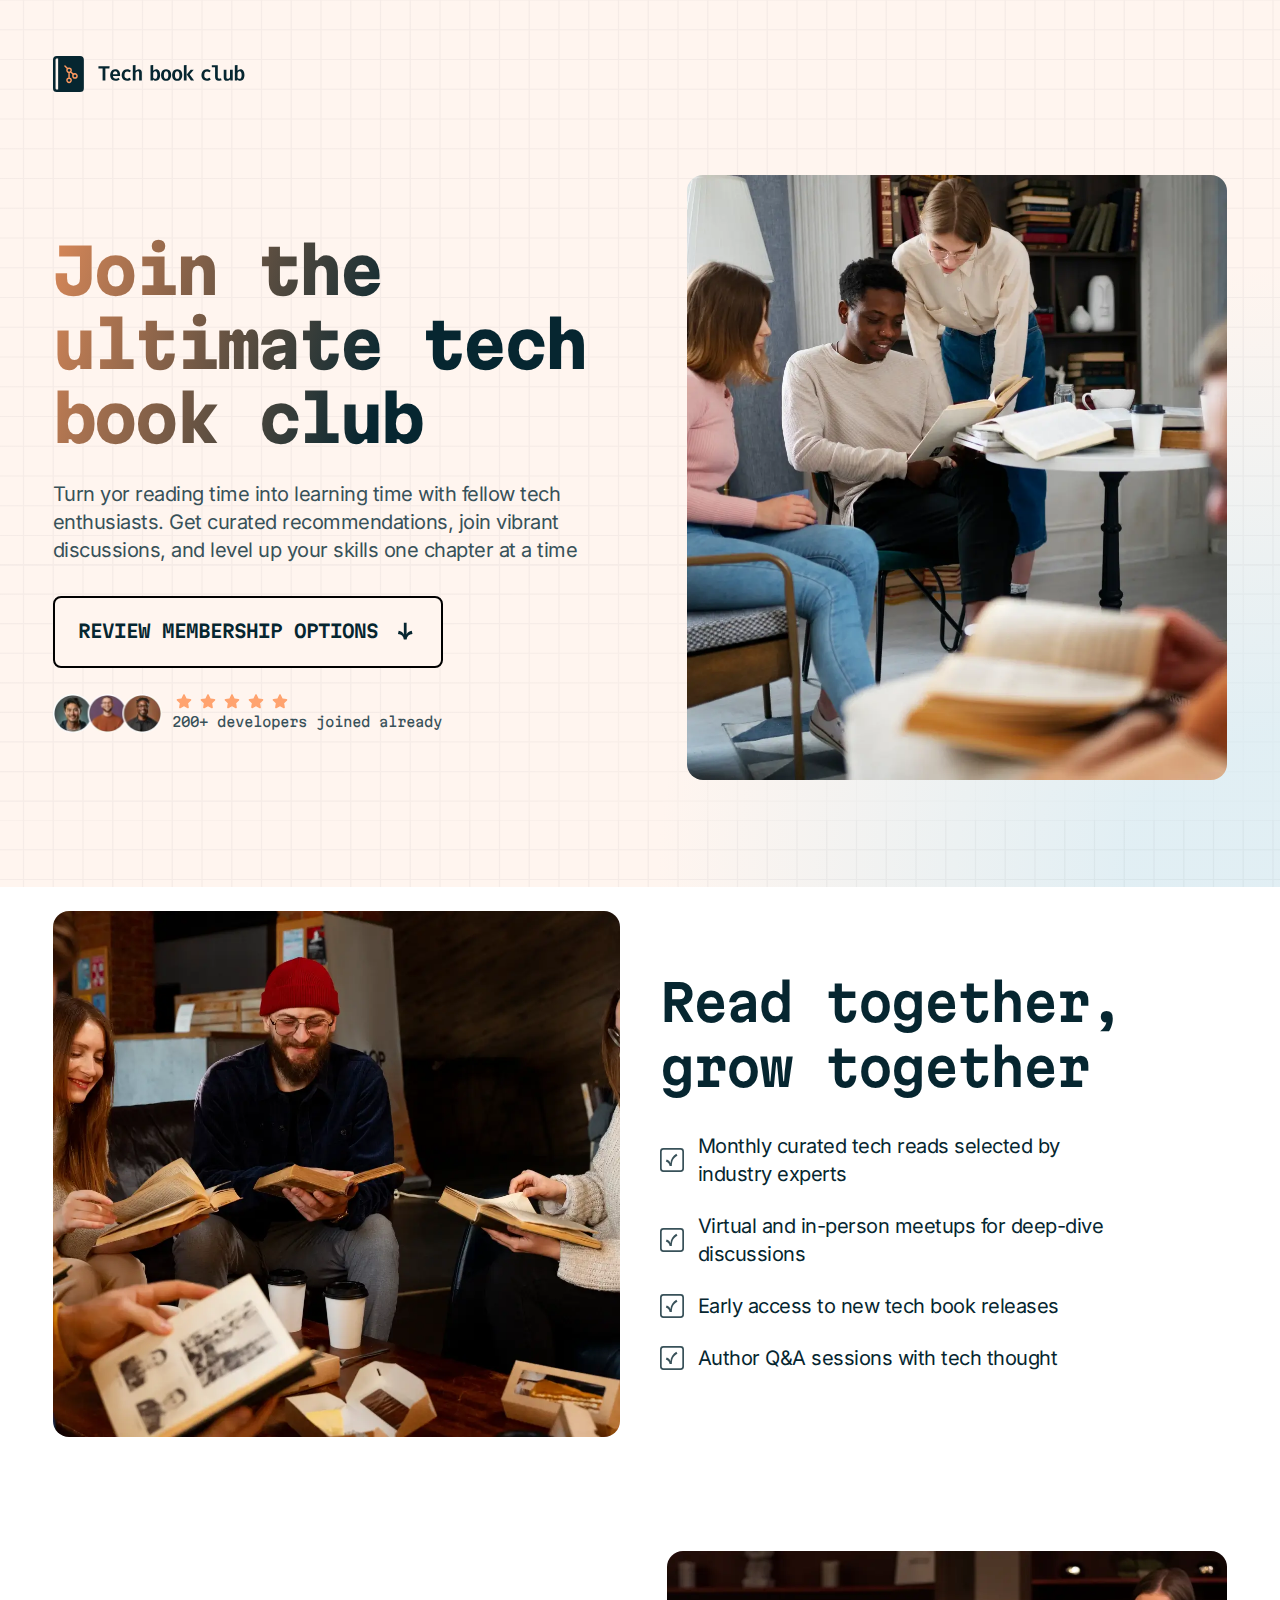
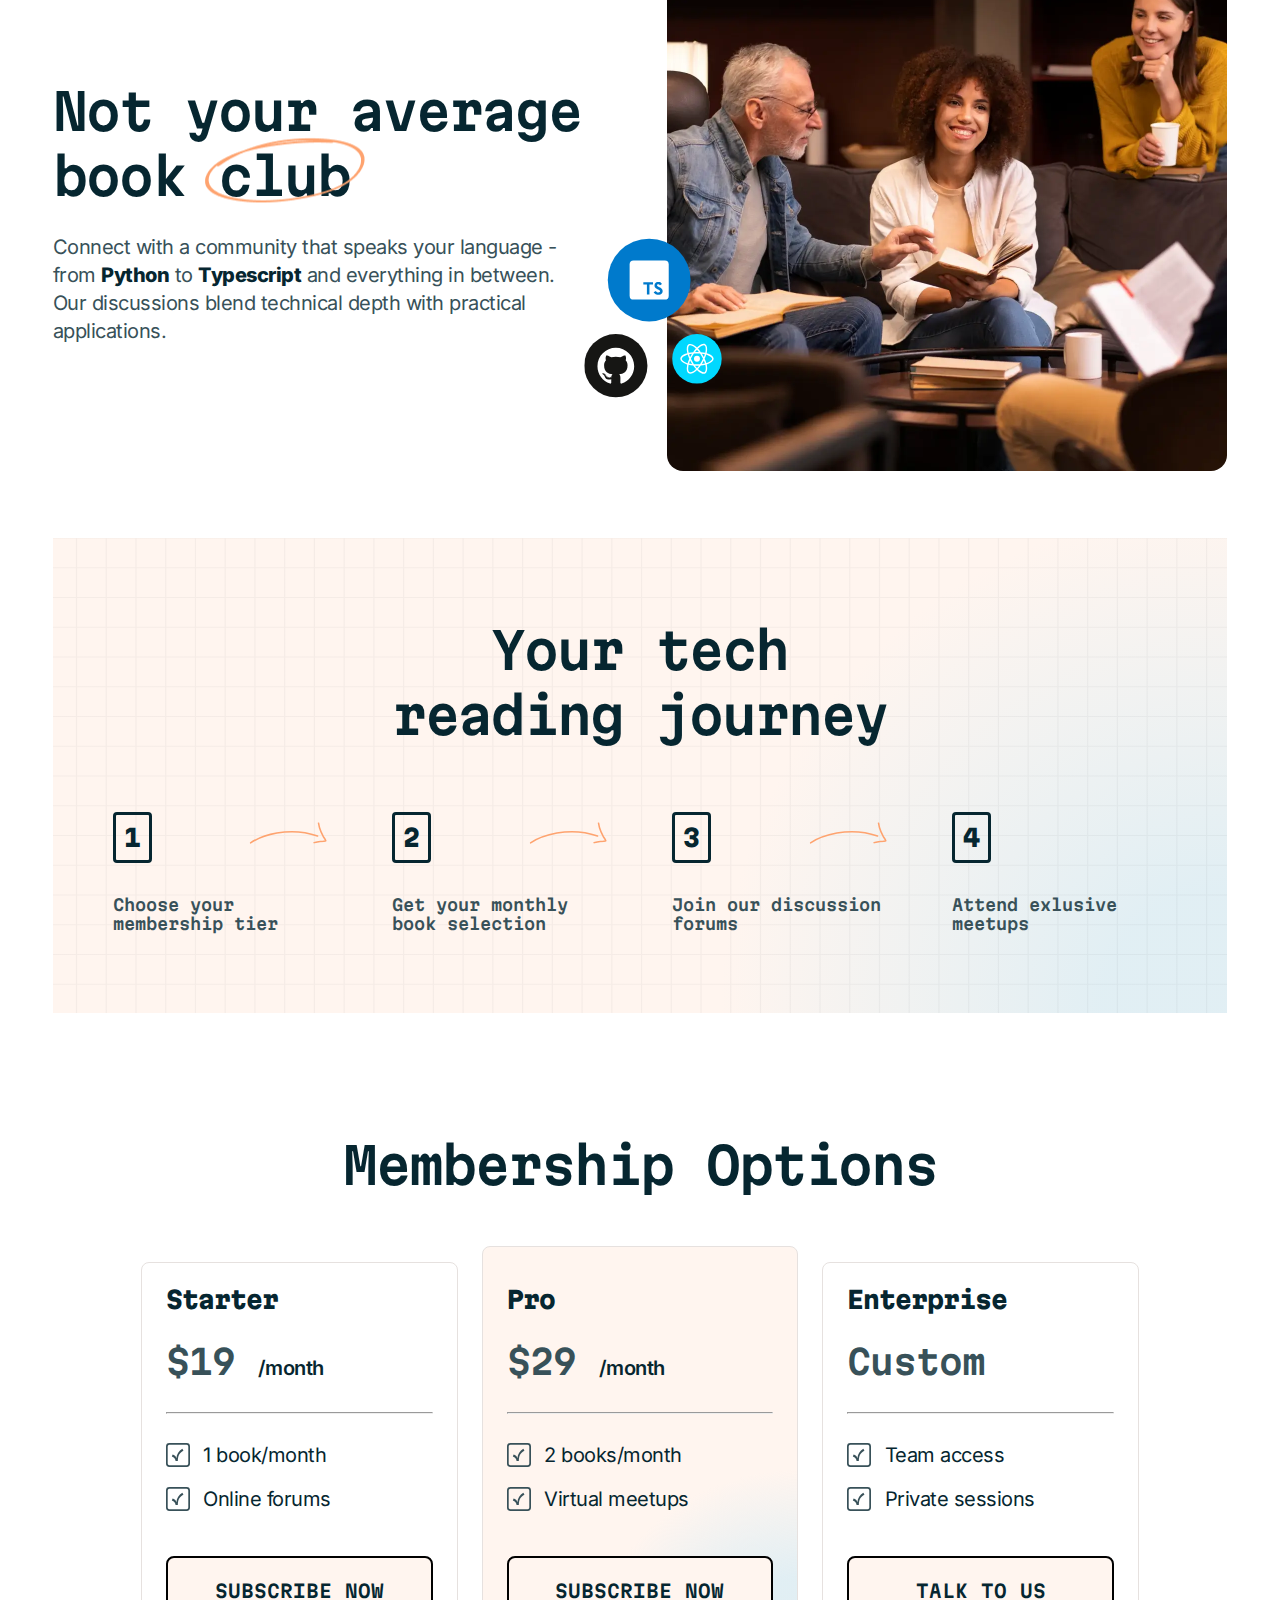
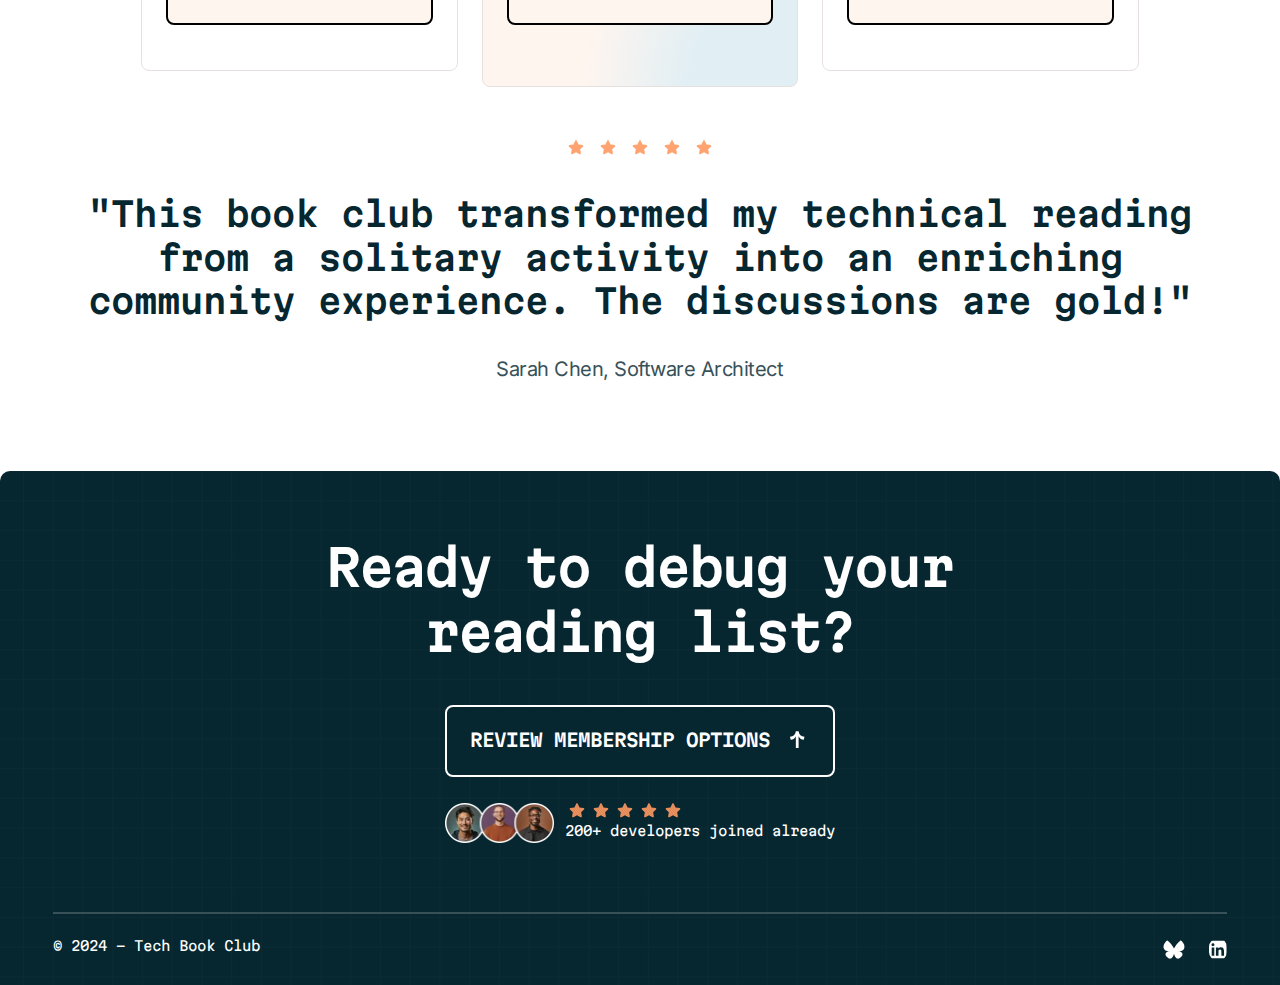
<file: index.html>
<!DOCTYPE html>
<html lang="en">
  <head>
    <meta charset="UTF-8" />
    <meta name="viewport" content="width=device-width, initial-scale=1.0" />

    <link
      rel="icon"
      type="image/png"
      sizes="32x32"
      href="images/favicon-32x32.png"
    />
    <link rel="stylesheet" href="index.css" />

    <title>Frontend Mentor | Tech book club</title>
  </head>
  <body>
    <div class="background-container">
      <div class="wrapper">
        <header>
          <img src="images/logo.svg" alt="" />
        </header>
        <!-- Hero Section -->
        <section id="hero">
          <div class="left">
            <h1 class="text-preset-1 text-gradient">
              Join the ultimate&nbsp;tech book club
            </h1>
            <p class="text-preset-5 hero-text">
              Turn yor reading time into learning time with fellow tech
              enthusiasts. Get curated recommendations, join vibrant
              discussions, and level up your skills one chapter at a time
            </p>
            <button
              onclick="document.getElementById('membership-options').scrollIntoView({ behavior: 'smooth'});"
            >
              <p class="text-preset-6">REVIEW MEMBERSHIP OPTIONS</p>
              <img src="images/icon-arrow-down.svg" alt="" />
            </button>
            <div class="dev-review-container">
              <img
                src="images/image-avatars.webp"
                alt=""
                class="image-avatar"
              />
              <div class="icon-star-container">
                <img src="images/icon-star.svg" alt="" class="icon-star" />
                <img src="images/icon-star.svg" alt="" class="icon-star" />
                <img src="images/icon-star.svg" alt="" class="icon-star" />
                <img src="images/icon-star.svg" alt="" class="icon-star" />
                <img src="images/icon-star.svg" alt="" class="icon-star" />
              </div>

              <p class="text-preset-7">200+ developers joined already</p>
            </div>
          </div>
          <div class="right">
            <picture>
              <source
                media="(max-width: 599px )"
                srcset="images/image-hero-mobile.webp"
              />
              <source
                media="(min-width: 599px ) and (max-width: 1199px)"
                srcset="images/image-hero-tablet.webp"
              />
              <source
                media="(min-width: 1199px )"
                srcset="images/image-hero-desktop.webp"
              />
              <img src="images/image-hero-mobile.webp" alt="" />
            </picture>
          </div>
        </section>
      </div>
    </div>

    <!-- Site Wrapper -->
    <div class="wrapper">
      <!-- Read and Grow Section -->
      <section id="read-grow-together">
        <div class="read-grow-text">
          <h2 class="text-preset-2">Read together,<br />grow together</h2>
          <ul class="custom-tick-list">
            <div class="list-item">
              <img src="images/icon-check.svg" alt="" />
              <li class="text-preset-5">
                Monthly curated tech reads selected by industry experts
              </li>
            </div>
            <div class="list-item">
              <img src="images/icon-check.svg" alt="" />
              <li class="text-preset-5">
                Virtual and in-person meetups for deep-dive discussions
              </li>
            </div>
            <div class="list-item">
              <img src="images/icon-check.svg" alt="" />
              <li class="text-preset-5">
                Early access to new tech book releases
              </li>
            </div>
            <div class="list-item">
              <img src="images/icon-check.svg" alt="" />
              <li class="text-preset-5">
                Author Q&A sessions with tech thought
              </li>
            </div>
          </ul>
        </div>
        <div class="read-grow-img">
          <picture>
            <source
              media="(max-width: 599px )"
              srcset="images/image-read-together-mobile.webp"
            />
            <source
              media="(min-width: 599px ) and (max-width: 1199px)"
              srcset="images/image-read-together-tablet.webp"
            />
            <source
              media="(min-width: 1199px )"
              srcset="images/image-read-together-desktop.webp"
            />
            <img src="images/image-read-together-mobile.webp" alt="" />
          </picture>
        </div>
      </section>

      <!-- Not Average Book Club Section -->
      <section id="not-average-club">
        <div class="book-club-text">
          <h2 class="text-preset-2">
            Not your average book club
            <img id="pattern-circle" src="images/pattern-circle.png" alt="" />
          </h2>
          <p class="text-preset-5">
            Connect with a community that speaks your language - from
            <strong>Python</strong> to <strong>Typescript</strong> and
            everything in between. Our discussions blend technical depth with
            practical applications.
          </p>
        </div>
        <div class="book-club-img">
          <picture>
            <source
              media="(max-width: 599px )"
              srcset="images/image-not-average-mobile.webp"
            />
            <source
              media="(min-width: 599px ) and (max-width: 1199px)"
              srcset="images/image-not-average-tablet.webp"
            />
            <source
              media="(min-width: 1199px )"
              srcset="images/image-not-average-desktop.webp"
            />
            <img src="images/image-not-average-mobile.webp" alt="" />
          </picture>
          <img src="images/logos-tech.svg" class="tech-logos" />
        </div>
      </section>

      <!-- Tech Reading Jorney Section...Only Visible On Desktop -->
      <section id="tech-reading-journey">
        <h2 class="text-preset-2">
          Your tech <br />
          reading journey
        </h2>
        <div class="card-container">
          <div class="card">
            <div class="card-top">
              <h4>1</h4>
              <img src="images/pattern-arrow.svg" alt="" />
            </div>
            <div class="card-bottom">
              <p>Choose your membership tier</p>
            </div>
          </div>

          <div class="card">
            <div class="card-top">
              <h4>2</h4>
              <img src="images/pattern-arrow.svg" alt="" />
            </div>
            <div class="card-bottom">
              <p>Get your monthly book selection</p>
            </div>
          </div>

          <div class="card">
            <div class="card-top">
              <h4>3</h4>
              <img src="images/pattern-arrow.svg" alt="" />
            </div>
            <div class="card-bottom">
              <p>Join our discussion forums</p>
            </div>
          </div>

          <div class="card">
            <div class="card-top">
              <h4>4</h4>
            </div>
            <div class="card-bottom">
              <p>Attend exlusive meetups</p>
            </div>
          </div>
        </div>
      </section>

      <!-- Membership Options Section -->
      <section id="membership-options">
        <h2 class="text-preset-2">Membership Options</h2>
        <div class="membership-card-container">
          <!-- Starter -->

          <div class="membership-card">
            <h4 class="text-preset-4">Starter</h4>
            <p class="text-preset-3">
              $19 <span class="text-preset-5"> /month</span>
            </p>
            <hr class="membership-hr" />
            <ul>
              <div class="list-item">
                <img src="images/icon-check.svg" alt="" />
                <li class="text-preset-5">1 book/month</li>
              </div>
              <div class="list-item">
                <img src="images/icon-check.svg" alt="" />
                <li class="text-preset-5">Online forums</li>
              </div>
            </ul>
            <button class="membership-button">
              <p>SUBSCRIBE NOW</p>
            </button>
          </div>

          <!-- Pro -->

          <div class="membership-card membership-pro-card">
            <h4 class="text-preset-4">Pro</h4>
            <p class="text-preset-3">
              $29 <span class="text-preset-5"> /month</span>
            </p>
            <hr class="membership-hr" />
            <ul>
              <div class="list-item">
                <img src="images/icon-check.svg" alt="" />
                <li class="text-preset-5">2 books/month</li>
              </div>
              <div class="list-item">
                <img src="images/icon-check.svg" alt="" />
                <li class="text-preset-5">Virtual meetups</li>
              </div>
            </ul>
            <button class="membership-button">
              <p>SUBSCRIBE NOW</p>
            </button>
          </div>

          <!-- Enterprise -->

          <div class="membership-card enterprise-card">
            <h4 class="text-preset-4">Enterprise</h4>
            <p class="text-preset-3">Custom</p>
            <hr class="membership-hr" />
            <ul>
              <div class="list-item">
                <img src="images/icon-check.svg" alt="" />
                <li class="text-preset-5">Team access</li>
              </div>
              <div class="list-item">
                <img src="images/icon-check.svg" alt="" />
                <li class="text-preset-5">Private sessions</li>
              </div>
            </ul>
            <button class="membership-button">
              <p>TALK TO US</p>
            </button>
          </div>
        </div>
      </section>

      <!-- User Review Section -->
      <section id="user-review">
        <div class="star-container">
          <img src="images/icon-star.svg" alt="" />
          <img src="images/icon-star.svg" alt="" />
          <img src="images/icon-star.svg" alt="" />
          <img src="images/icon-star.svg" alt="" />
          <img src="images/icon-star.svg" alt="" />
        </div>
        <h3 class="text-preset-3">
          "This book club transformed my technical reading from a solitary
          activity into an enriching community experience. The discussions are
          gold!"
        </h3>
        <p class="text-preset-5">Sarah Chen, Software Architect</p>
      </section>
    </div>

    <!-- Footer -->
    <footer>
      <div class="wrapper">
        <h2 class="text-preset-2">Ready to debug your reading list?</h2>
        <button
          id="button-dark"
          onclick="document.getElementById('membership-options').scrollIntoView({ behavior: 'smooth'});"
        >
          <p class="text-preset-6">REVIEW MEMBERSHIP OPTIONS</p>
          <img src="images/icon-arrow-up.svg" alt="" />
        </button>
        <div class="dev-review-container">
          <img src="images/image-avatars.webp" alt="" class="image-avatar" />
          <div class="icon-star-container">
            <img src="images/icon-star.svg" alt="" class="icon-star" />
            <img src="images/icon-star.svg" alt="" class="icon-star" />
            <img src="images/icon-star.svg" alt="" class="icon-star" />
            <img src="images/icon-star.svg" alt="" class="icon-star" />
            <img src="images/icon-star.svg" alt="" class="icon-star" />
          </div>

          <p class="text-preset-7">200+ developers joined already</p>
        </div>
        <div class="sign-off-container">
          <p class="text-preset-7">&copy; 2024 - Tech Book Club</p>
          <div class="sign-off-container-images">
            <img src="images/logo-bluesky.svg" alt="" />
            <img src="images/logo-linkedin.svg" alt="" />
          </div>
        </div>
      </div>
    </footer>
  </body>
</html>
</file>
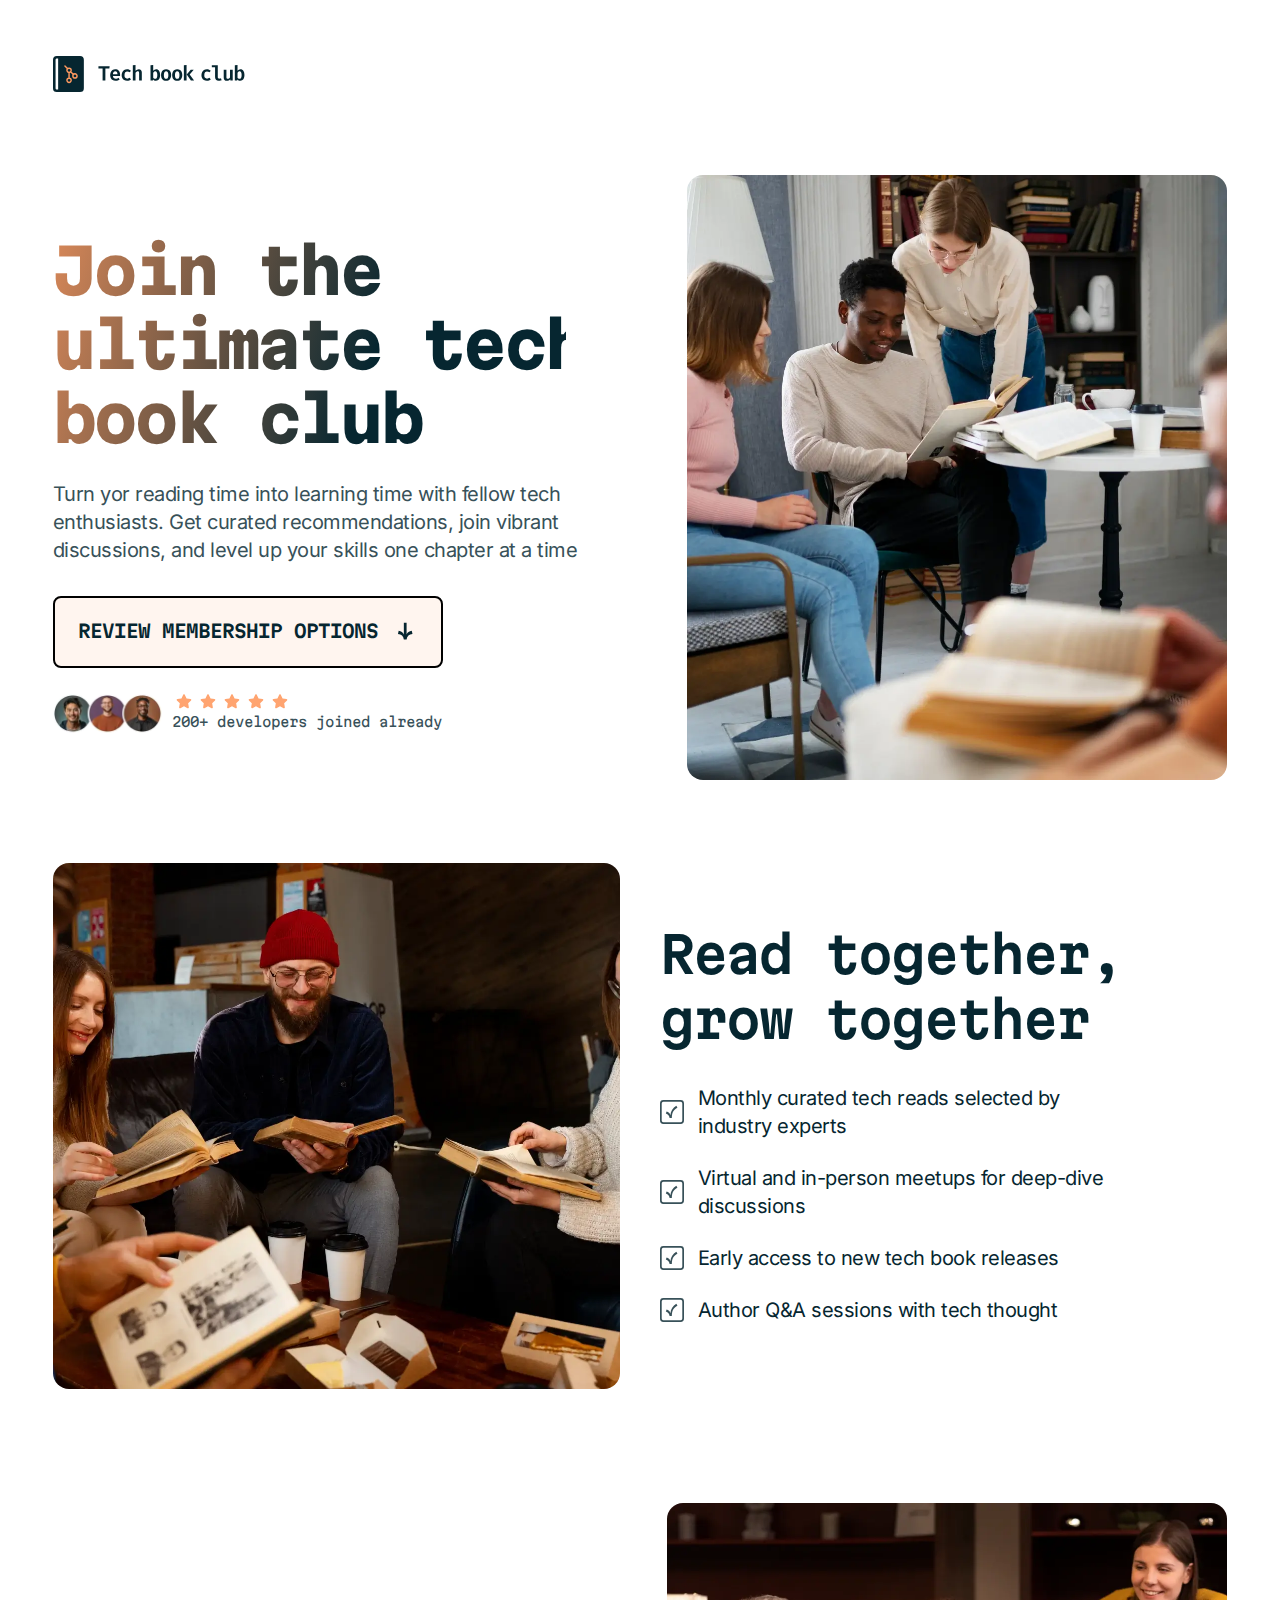
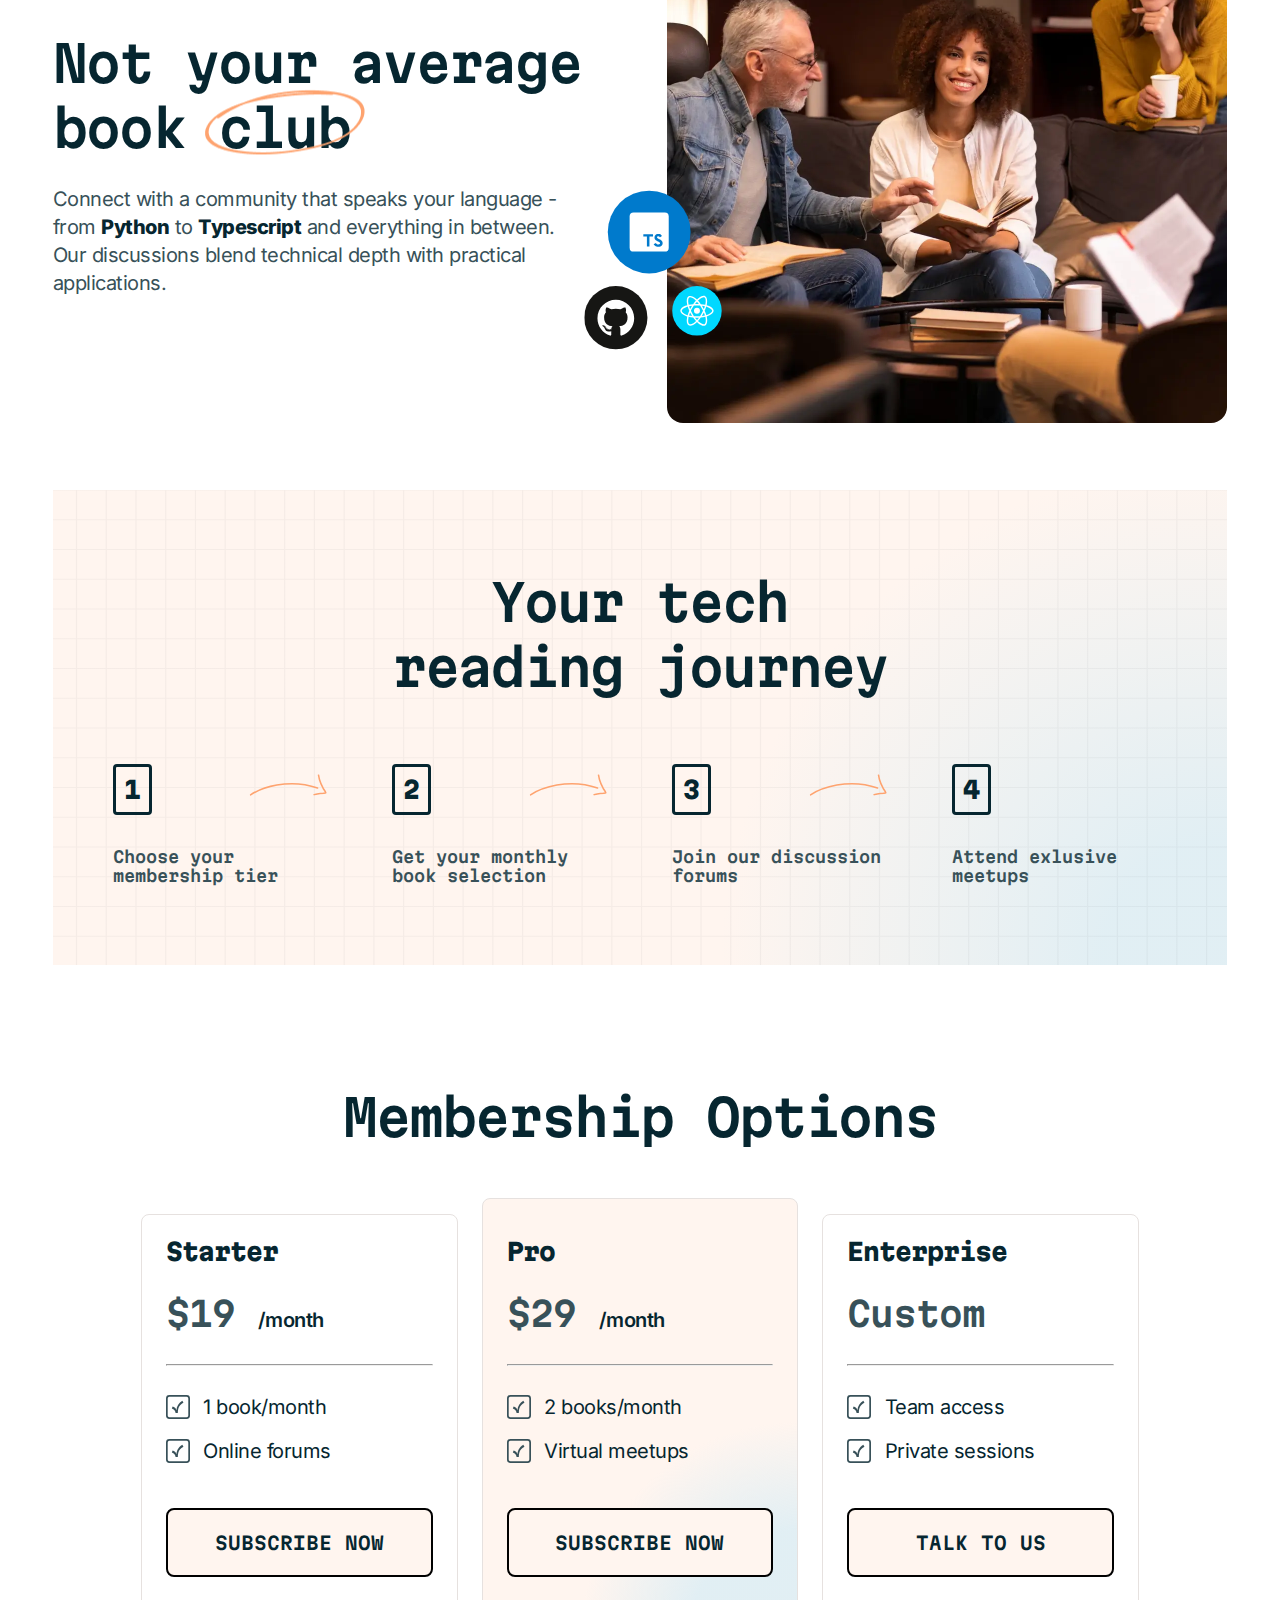
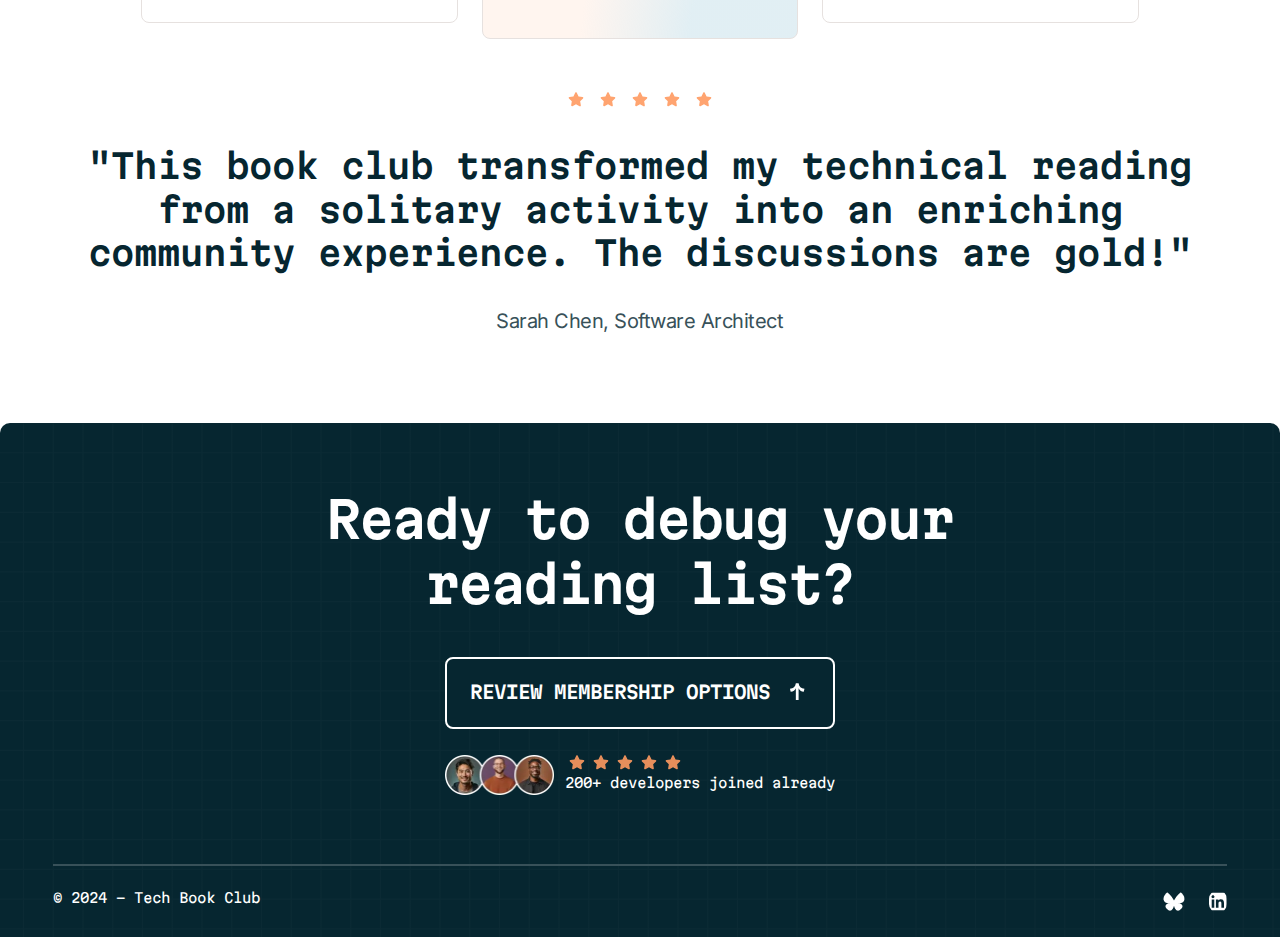
<file: starter-code/index.html>
<!DOCTYPE html>
<html lang="en">
  <head>
    <meta charset="UTF-8" />
    <meta name="viewport" content="width=device-width, initial-scale=1.0" />

    <link
      rel="icon"
      type="image/png"
      sizes="32x32"
      href="./assets/images/favicon-32x32.png"
    />
    <link rel="stylesheet" href="index.css" />

    <title>Frontend Mentor | Tech book club</title>
  </head>
  <body>
    <div class="wrapper">
      <header>
        <img src="./assets/images/logo.svg" alt="" />
      </header>


      <!-- Hero Section -->
      <section id="hero">
        <div class="left">
          <h1 class="text-preset-1 text-gradient">Join the ultimate&nbsp;tech book club</h1>
          <p class="text-preset-5 hero-text">
            Turn yor reading time into learning time with fellow tech
            enthusiasts. Get curated recommendations, join vibrant discussions,
            and level up your skills one chapter at a time
          </p>
          <button
            onclick="document.getElementById('membership-options').scrollIntoView({ behavior: 'smooth'});"
          >
            <p class="text-preset-6">REVIEW MEMBERSHIP OPTIONS</p>
            <img src="./assets/images/icon-arrow-down.svg" alt="" />
          </button>
          <div class="dev-review-container">
            <img
              src="./assets/images/image-avatars.webp"
              alt=""
              class="image-avatar"
            />
            <div class="icon-star-container">
              <img
                src="./assets/images/icon-star.svg"
                alt=""
                class="icon-star"
              />
              <img
                src="./assets/images/icon-star.svg"
                alt=""
                class="icon-star"
              />
              <img
                src="./assets/images/icon-star.svg"
                alt=""
                class="icon-star"
              />
              <img
                src="./assets/images/icon-star.svg"
                alt=""
                class="icon-star"
              />
              <img
                src="./assets/images/icon-star.svg"
                alt=""
                class="icon-star"
              />
            </div>

            <p class="text-preset-7">200+ developers joined already</p>
          </div>
        </div>
        <div class="right">
          <picture>
            <source
              media="(max-width: 599px )"
              srcset="./assets/images/image-hero-mobile.webp"
            />
            <source
              media="(min-width: 599px ) and (max-width: 1199px)"
              srcset="./assets/images/image-hero-tablet.webp"
            />
            <source
              media="(min-width: 1199px )"
              srcset="./assets/images/image-hero-desktop.webp"
            />
            <img src="./assets/images/image-hero-mobile.webp" alt="" />
          </picture>
        </div>
      </section>


      <!-- Read and Grow Section -->
      <section id="read-grow-together">
        <div class="read-grow-text">
          <h2 class="text-preset-2">Read together,<br />grow together</h2>
          <ul class="custom-tick-list">
            <div class="list-item">
              <img src="./assets/images/icon-check.svg" alt="" />
              <li class="text-preset-5">
                Monthly curated tech reads selected by industry experts
              </li>
            </div>
            <div class="list-item">
              <img src="./assets/images/icon-check.svg" alt="" />
              <li class="text-preset-5">
                Virtual and in-person meetups for deep-dive discussions
              </li>
            </div>
            <div class="list-item">
              <img src="./assets/images/icon-check.svg" alt="" />
              <li class="text-preset-5">
                Early access to new tech book releases
              </li>
            </div>
            <div class="list-item">
              <img src="./assets/images/icon-check.svg" alt="" />
              <li class="text-preset-5">
                Author Q&A sessions with tech thought
              </li>
            </div>
          </ul>
        </div>
        <div class="read-grow-img">
          <picture>
            <source
              media="(max-width: 599px )"
              srcset="./assets/images/image-read-together-mobile.webp"
            />
            <source
              media="(min-width: 599px ) and (max-width: 1199px)"
              srcset="./assets/images/image-read-together-tablet.webp"
            />
            <source
              media="(min-width: 1199px )"
              srcset="./assets/images/image-read-together-desktop.webp"
            />
            <img src="./assets/images/image-read-together-mobile.webp" alt="" />
          </picture>
        </div>
      </section>


      <!-- Not Average Book Club Section -->
      <section id="not-average-club">
        <div class="book-club-text">
          <h2 class="text-preset-2">
            Not your average book club
            <img
              id="pattern-circle"
              src="./assets/images/pattern-circle.png"
              alt=""
            />
          </h2>
          <p class="text-preset-5">
            Connect with a community that speaks your language - from
            <strong>Python</strong> to <strong>Typescript</strong> and
            everything in between. Our discussions blend technical depth with
            practical applications.
          </p>
        </div>
        <div class="book-club-img">
          <picture>
            <source
              media="(max-width: 599px )"
              srcset="./assets/images/image-not-average-mobile.webp"
            />
            <source
              media="(min-width: 599px ) and (max-width: 1199px)"
              srcset="./assets/images/image-not-average-tablet.webp"
            />
            <source
              media="(min-width: 1199px )"
              srcset="./assets/images/image-not-average-desktop.webp"
            />
            <img src="./assets/images/image-not-average-mobile.webp" alt="" />
          </picture>
          <img src="./assets/images/logos-tech.svg" class="tech-logos" />
        </div>
      </section>


      <!-- Tech Reading Jorney Section...Only Visible On Desktop -->
      <section id="tech-reading-journey">
        <h2 class="text-preset-2">
          Your tech <br />
          reading journey
        </h2>
        <div class="card-container">
          <div class="card">
            <div class="card-top">
              <h4>1</h4>
              <img src="./assets/images/pattern-arrow.svg" alt="" />
            </div>
            <div class="card-bottom">
              <p>Choose your membership tier</p>
            </div>
          </div>

          <div class="card">
            <div class="card-top">
              <h4>2</h4>
              <img src="./assets/images/pattern-arrow.svg" alt="" />
            </div>
            <div class="card-bottom">
              <p>Get your monthly book selection</p>
            </div>
          </div>

          <div class="card">
            <div class="card-top">
              <h4>3</h4>
              <img src="./assets/images/pattern-arrow.svg" alt="" />
            </div>
            <div class="card-bottom">
              <p>Join our discussion forums</p>
            </div>
          </div>

          <div class="card">
            <div class="card-top">
              <h4>4</h4>
            </div>
            <div class="card-bottom">
              <p>Attend exlusive meetups</p>
            </div>
          </div>
        </div>
      </section>

      <!-- Membership Options Section -->
      <section id="membership-options">
        <h2 class="text-preset-2">Membership Options</h2>
        <div class="membership-card-container">
          <!-- Starter -->

          <div class="membership-card">
            <h4 class="text-preset-4">Starter</h4>
            <p class="text-preset-3">
              $19 <span class="text-preset-5"> /month</span>
            </p>
            <hr class="membership-hr" />
            <ul>
              <div class="list-item">
                <img src="./assets/images/icon-check.svg" alt="" />
                <li class="text-preset-5">1 book/month</li>
              </div>
              <div class="list-item">
                <img src="./assets/images/icon-check.svg" alt="" />
                <li class="text-preset-5">Online forums</li>
              </div>
            </ul>
            <button class="membership-button">
              <p>SUBSCRIBE NOW</p>
            </button>
          </div>

          <!-- Pro -->

          <div class="membership-card membership-pro-card">
            <h4 class="text-preset-4">Pro</h4>
            <p class="text-preset-3">
              $29 <span class="text-preset-5"> /month</span>
            </p>
            <hr class="membership-hr" />
            <ul>
              <div class="list-item">
                <img src="./assets/images/icon-check.svg" alt="" />
                <li class="text-preset-5">2 books/month</li>
              </div>
              <div class="list-item">
                <img src="./assets/images/icon-check.svg" alt="" />
                <li class="text-preset-5">Virtual meetups</li>
              </div>
            </ul>
            <button class="membership-button">
              <p>SUBSCRIBE NOW</p>
            </button>
          </div>

          <!-- Enterprise -->

          <div class="membership-card enterprise-card">
            <h4 class="text-preset-4">Enterprise</h4>
            <p class="text-preset-3">Custom</p>
            <hr class="membership-hr" />
            <ul>
              <div class="list-item">
                <img src="./assets/images/icon-check.svg" alt="" />
                <li class="text-preset-5">Team access</li>
              </div>
              <div class="list-item">
                <img src="./assets/images/icon-check.svg" alt="" />
                <li class="text-preset-5">Private sessions</li>
              </div>
            </ul>
            <button class="membership-button">
              <p>TALK TO US</p>
            </button>
          </div>
        </div>
      </section>

      <!-- User Review Section -->
      <section id="user-review">
        <div class="star-container">
          <img src="./assets/images/icon-star.svg" alt="" />
          <img src="./assets/images/icon-star.svg" alt="" />
          <img src="./assets/images/icon-star.svg" alt="" />
          <img src="./assets/images/icon-star.svg" alt="" />
          <img src="./assets/images/icon-star.svg" alt="" />
        </div>
        <h3 class="text-preset-3">
          "This book club transformed my technical reading from a solitary
          activity into an enriching community experience. The discussions are
          gold!"
        </h3>
        <p class="text-preset-5">Sarah Chen, Software Architect</p>
      </section>
    </div>

    <!-- Footer -->
    <footer>
      <div class="wrapper">
        <h2 class="text-preset-2">Ready to debug your reading list?</h2>
        <button id="button-dark"
          onclick="document.getElementById('membership-options').scrollIntoView({ behavior: 'smooth'});"
        >
          <p class="text-preset-6">REVIEW MEMBERSHIP OPTIONS</p>
          <img src="./assets/images/icon-arrow-up.svg" alt="" />
        </button>
        <div class="dev-review-container">
          <img
            src="./assets/images/image-avatars.webp"
            alt=""
            class="image-avatar"
          />
          <div class="icon-star-container">
            <img src="./assets/images/icon-star.svg" alt="" class="icon-star" />
            <img src="./assets/images/icon-star.svg" alt="" class="icon-star" />
            <img src="./assets/images/icon-star.svg" alt="" class="icon-star" />
            <img src="./assets/images/icon-star.svg" alt="" class="icon-star" />
            <img src="./assets/images/icon-star.svg" alt="" class="icon-star" />
          </div>

          <p class="text-preset-7">200+ developers joined already</p>
        </div>
        <div class="sign-off-container">
          <p class="text-preset-7">&copy; 2024 - Tech Book Club</p>
          <div class="sign-off-container-images">
            <img src="./assets/images/logo-bluesky.svg" alt="" />
            <img src="./assets/images/logo-linkedin.svg" alt="" />
          </div>
        </div>
      </div>
    </footer>
  </body>
</html>
</file>
<file: index.css>
/* martian-mono-regular - latin */
@font-face {
    font-display: swap; /* Check https://developer.mozilla.org/en-US/docs/Web/CSS/@font-face/font-display for other options. */
    font-family: 'Martian Mono';
    font-style: normal;
    font-weight: 400;
    src: url('fonts/martian-mono/static/martian-mono-v3-latin-regular.woff2') format('woff2'); /* Chrome 36+, Opera 23+, Firefox 39+, Safari 12+, iOS 10+ */
  }
  
  /* martian-mono-600 - latin */
  @font-face {
    font-display: swap; /* Check https://developer.mozilla.org/en-US/docs/Web/CSS/@font-face/font-display for other options. */
    font-family: 'Martian Mono';
    font-style: normal;
    font-weight: 600;
    src: url('fonts/martian-mono/static/martian-mono-v3-latin-600.woff2') format('woff2'); /* Chrome 36+, Opera 23+, Firefox 39+, Safari 12+, iOS 10+ */
  }
  
  /* martian-mono-800 - latin */
  @font-face {
    font-display: swap; /* Check https://developer.mozilla.org/en-US/docs/Web/CSS/@font-face/font-display for other options. */
    font-family: 'Martian Mono';
    font-style: normal;
    font-weight: 800;
    src: url('fonts/martian-mono/static/martian-mono-v3-latin-800.woff2') format('woff2'); /* Chrome 36+, Opera 23+, Firefox 39+, Safari 12+, iOS 10+ */
  }
  
  /* inter-regular - latin */
@font-face {
    font-display: swap; /* Check https://developer.mozilla.org/en-US/docs/Web/CSS/@font-face/font-display for other options. */
    font-family: 'Inter';
    font-style: normal;
    font-weight: 400;
    src: url('fonts/inter/static/inter-v18-latin-regular.woff2') format('woff2'); /* Chrome 36+, Opera 23+, Firefox 39+, Safari 12+, iOS 10+ */
  }
  
  /* inter-600 - latin */
  @font-face {
    font-display: swap; /* Check https://developer.mozilla.org/en-US/docs/Web/CSS/@font-face/font-display for other options. */
    font-family: 'Inter';
    font-style: normal;
    font-weight: 600;
    src: url('fonts/inter/static/inter-v18-latin-600.woff2') format('woff2'); /* Chrome 36+, Opera 23+, Firefox 39+, Safari 12+, iOS 10+ */
  }
  
  /* inter-800 - latin */
  @font-face {
    font-display: swap; /* Check https://developer.mozilla.org/en-US/docs/Web/CSS/@font-face/font-display for other options. */
    font-family: 'Inter';
    font-style: normal;
    font-weight: 800;
    src: url('fonts/inter/static/inter-v18-latin-800.woff2') format('woff2'); /* Chrome 36+, Opera 23+, Firefox 39+, Safari 12+, iOS 10+ */
  }
  


:root{
    /* Custom Colours */
    --clr--Neutral900: #062630;
    --clr--Neutral700: #385159;
    --clr--Neutral200: #E6E1DF;
    --clr--Neutral100: #FAF5F3;
    --clr--Neutral0: #ffffff;
    --clr--LightSalmon500: #FEA36F;
    --clr--LightSalmon100: rgb(255,226,209);
    --clr--LightSalmon50: rgb(255,245,239);
    --clr--TextGradient: linear-gradient(107deg, #FF9A60 -11.37%, #062630 61.84%);
    --clr--Gradient: linear-gradient(90deg, #FFE2D1 0%, #FFF5EF 100%);
    

    /* Font sizes */
    --fs-1: clamp(2.375rem, 1.0945rem + 5.8537vw, 3.875rem);
    --fs-2: clamp(2.125rem, 1.2713rem + 3.9024vw, 3.125rem);
    --fs-3: 2.125rem;
    --fs-4: 1.5rem;
    --fs-5: 1.25rem;
    --fs-6: 1rem;
    --fs-7: 0.85rem;

    /* Line Heights */
    --line-height-110: 1.1;
    --line-height-120: 1.2;
    --line-height-130: 1.3;
    --line-height-140: 1.4;

    /* Letter Spacing */
    --letter-spacing-05: -0.5px;
    --letter-spacing-1: -1px;
    --letter-spacing-2: -2px;
}

/* Typography */
.text-preset-1{
    font-size: var(--fs-1);
    line-height: var(--line-height-120);
    letter-spacing: var(--letter-spacing-2);
    font-weight: 800;
}
.text-preset-2{
    font-size: var(--fs-2);
    line-height: var(--line-height-130);
    letter-spacing: var(--letter-spacing-2);
    font-weight: 600;
}
.text-preset-3{
    font-size: var(--fs-3);
    line-height: var(--line-height-130);
    letter-spacing: var(--letter-spacing-1);
    font-weight: 600;
}
.text-preset-4{
    font-size: var(--fs-4);
    line-height: var(--line-height-110);
    letter-spacing: var(--letter-spacing-1);
}
.text-preset-5{
    font-family: 'Inter';
    font-size: var(--fs-5);
    line-height: var(--line-height-140);
    letter-spacing: var(--letter-spacing-05);
}
.text-preset-6{
    font-size: var(--fs-6);
    line-height: var(--line-height-130);
    letter-spacing: var(--letter-spacing-1);
}
.text-preset-7{
    font-size: var(--fs-7);
    line-height: var(--line-height-120);
    letter-spacing: var(--letter-spacing-1);
}
.text-gradient{
    background: var(--clr--TextGradient);
    -webkit-background-clip: text;
    -webkit-text-fill-color: transparent;
    background-clip: text;
}

*{
    padding: 0;
    margin: 0;
    box-sizing: border-box;
    color: var(--clr--Neutral900)
}

body{
    font-family: 'Martian Mono';
}

p{
    color: var(--clr--Neutral700);
}
img{
    border-radius: 1rem;
}

.wrapper{
    padding: 1.5rem 1rem;
    margin-inline: auto;
    max-width: 73.4rem;
   
}

header{
    margin-bottom: 3rem;
}
header img{
    border-radius: 0;
}
.background-container{
    background-image: url('images/pattern-light-bg.svg'),
        radial-gradient(
            circle at bottom right,
            rgba(156, 201, 218, 0.3) 10% ,
            var(--clr--LightSalmon50,) 40%
        );
}
#hero h1{
    margin-bottom: 1.5rem;
}
.hero-text{
    margin-bottom: 2rem;
}
button{
    display: flex;
    align-items: center;
    gap: 1rem;
    width: 100%;
    padding: 21.5px 23px;
    margin-bottom: 1.3rem;
    border-radius: 0.5rem;
    border: 2px solid black;
    font-weight: 600;
    font-family: inherit;
    background-color: var(--clr--LightSalmon50);
    cursor: pointer;
}
button p{
    color: var(--clr--Neutral900);
   white-space: nowrap;
}
button img{
    width: 1.5rem;
}
button:hover{
    background: radial-gradient(
    circle at bottom right,
    white 10% ,
    var(--clr--LightSalmon100) 40%);

}
li{
    list-style: none;
}
.dev-review-container{
    display: grid;
    grid-template-columns: auto;
    column-gap: .65rem;
    grid-template-rows: 1fr 1fr;
    margin-bottom: 4rem;
}
.image-avatar{
    grid-column: 1;
    grid-row: span 2;
    width: 6.8rem;
    align-self: center;
}
.icon-star-container{
    display: flex;
    grid-column: 2;
}
.icon-star{
    width: 1.5rem;
}
.dev-review-container p{
    grid-column: 2;
}
.right img{
    width: 100%;
    margin-bottom: 5rem;
}

#read-grow-together{
    display: flex;
    flex-direction: column;
    gap: 2.5rem;
    margin-bottom: 4rem;
}
.read-grow-img img{
    width: 100%;
}

.read-grow-text h2{
    margin-bottom: 1.5rem;
    font-weight: 600;
}
.custom-tick-list{
    display: flex;
    flex-direction: column;
    gap: 1rem;
    color: var(--clr--Neutral700);
    
}
.list-item{
    display: flex;
    gap: 0.85rem;
}
.list-item img{
    height: 1.5rem;
    align-self: center;
    border-radius: 0 !important;
}
.list-item li{
    align-self: center;
}

#not-average-club{
    display: flex;
    flex-direction: column;
    gap: 2.5rem;
    margin-bottom: 4rem;
    
}

.book-club-text{
    h2{
        color: var(--clr--Neutral900);
        margin-bottom: 1.5rem;
        position: relative;
    }
    #pattern-circle{
        position: absolute;
        width: 7.5rem;
        left: 0%;
        transform: translate(-10%,-10%);
        
    }
}

.book-club-img img{
    max-width: 100%;
}
.tech-logos{
    display: none;
}
#tech-reading-journey{
    display: none;
}

#membership-options{
    margin-bottom: 4rem;
    h2{
        text-align: left;
        margin-bottom: 1.5rem;
    }
}
.membership-card-container{
    display: flex;
    flex-direction: column;
    gap: 1.5rem;
}
.membership-card{
    padding: 1.5rem;
    display: flex;
    flex-direction: column;
    gap: 1.7rem;
    border: 1px  solid var(--clr--Neutral200);
    border-radius: 0.5rem;
}
hr{
    width: 100%;
}
.membership-button{
    width: 100%;
}
.membership-button p{
   margin-inline: auto;
}
.membership-pro-card{
    background: radial-gradient(
    circle at bottom right,
    rgba(156, 201, 218, 0.3) 20% ,
    var(--clr--LightSalmon50,) 40%);

}
#membership-options .list-item{
    margin-bottom: 1rem;
}
.membership-hr{
    color: var(--clr--Neutral200);
}

#user-review{
    display: flex;
    flex-direction: column;
    gap: 2rem;
    margin-bottom: 4rem;

    h3{
        font-size: 1.5rem;
    }
}
.star-container{
    display: flex;
    gap: 0.5rem;
}
footer{
    padding-top: 2.5rem;
    background-color: var(--clr--Neutral900);
    width: 100%;
    background-image: url('images/pattern-dark-bg.svg');
    border-radius: 10px 10px 0 0;

    button{
        background-color: var(--clr--Neutral900);
        border-color: white;
        margin-inline: auto;
    }    
    h2{
        text-align: center;
        margin-bottom: 2.5rem;
        margin-inline: auto;
    }
    h2,p{
        color: white;
    }
    .dev-review-container{
        margin-bottom: 4rem;
        margin-inline: auto;
    }
    .sign-off-container{
       display: flex;
       flex-direction: column;
       gap: 1.5rem;
       text-align: center;
       border-top: 2px solid var(--clr--Neutral700);
       padding-top: 1.5rem;
    }
   
}
#button-dark:hover{
    background: radial-gradient(
        circle at bottom right,
        var(--clr--Neutral900) 30% ,
        var(--clr--Neutral700) 70%);
}


@media (min-width: 599px){
    .wrapper{
        margin-inline:  auto;
        padding-inline: 2rem;
    }
   header{
         margin-bottom: 4rem;
   }
   
   #hero h1{
    max-width: 90%;
   }
   
   button{
    width: max-content;
   }
   button p{
    font-size: 1.125rem !important;
   }
   
   .dev-review-container{
    width: fit-content;
   }
   .right img{
    width: 100%;
   }
   .read-grow-img img{
    width: 100%;
}

.book-club-text{
    h2{
        max-width: 18ch;
        position: relative;
    }
     #pattern-circle{
        position: absolute;
        width: 10rem;
        left: 0%;
        transform: translate(95%,-10%);
        
    }
}
.book-club-img{
    position: relative;
}
.tech-logos{
    display: block;
    position: absolute;
    bottom: 0;
    right: 0;
    transform: translate(-3rem,-3rem);
    
}
.membership-card-container{
    flex-direction: row;
    flex-wrap: wrap;
}
.membership-card{
    flex: 1 1;
    max-width: 48%;
}


#user-review{
    h3{
        font-size: 2.1rem;
    }
}

footer{
    .sign-off-container{
        display: flex;
        flex-direction: row;
        justify-content: space-between;
    }
    .sign-off-container-images{
        display: flex;
        gap: 1.5rem
    }
}
}



@media (min-width: 1199px){
    .wrapper{
       padding-inline: 0;
    }
    header{
        margin-top: 2rem;
        margin-bottom: 5rem;
    }
    #hero{
        display: flex;
        gap: 2rem;
    }
   
    
    #hero .left{
        padding-top: 3.6rem;
    }
    
    .right img{
        width: 33.75rem;
        height: 37.8rem;
       
       
    }
    #read-grow-together{
        flex-direction: row-reverse;
        height: 32.5rem;
        width: 100%;
        margin-bottom: 7.5rem;
    }
    .read-grow-img{
        width: 50%;
    }
    .read-grow-img img{
        width: 100%;
    }
    .read-grow-text{
        width: 50%;
        margin-block: auto;
    }
    .read-grow-text h2{
        margin-bottom: 2rem;
    }
    .custom-tick-list{
        gap: 1.5rem;
        margin-right: 6.25rem;
    }
    #not-average-club{
        flex-direction: row;
        justify-content: space-between;
        
    }
    .book-club-text{
        width: 50%;
        max-width: 33.1rem;
        display: flex;
        flex-direction: column;
        justify-content: center;
    }
    
    .book-club-img{
        position: relative;
    }
    .book-club-img img{
        height: 32.5rem;
        
    }
    .tech-logos {
        width: 138px;
        position: absolute;
        left: 0;
        transform: translate(-60%,20%);
    }
    #tech-reading-journey{
        padding: 5rem 3.75rem;
        display: flex;
        flex-direction: column;
        gap: 4rem;
        margin-bottom: 7.5rem;
        background-image: url('images/pattern-light-bg.svg'),
        radial-gradient(
            circle at bottom right,
            rgba(156, 201, 218, 0.3) 10% ,
            var(--clr--LightSalmon50,) 40%
        );
    
        h2{
            text-align: center;
            margin-inline: auto;
            color: #062630;
            font-weight: 600;
        }

    }
    
    .card-container{
        display: flex;  
        gap: 4rem; 
    }
    .card{
        width: 225px;
        font-weight: 600;
    }
    .card-top{
        display: flex;
        justify-content: space-between;
        margin-bottom: 2rem;
    }
    .card-top h4{
        display: flex;
        border: 3px solid var(--clr--Neutral900);
        padding: 0.5rem;
        font-size: 1.5rem;
        border-radius: 4px;
        
    }
    #membership-options{
        max-width: 85%;
        margin-inline: auto;

        h2{
            text-align: center;
            margin-bottom: 4rem;
        }
        .membership-card-container{
            gap: 4.5rem;
        }
        .membership-card:nth-child(2){
            margin-block: -1rem;
            margin-inline: -3rem;
            h4{
                margin-top: 1rem;
            }
        }
    }
    #user-review{
        text-align: center;
        align-items: center;
    }

    footer{
        h2{
            max-width: 18ch;
        }
          
}
}
</file>
<file: starter-code/index.css>
/* martian-mono-regular - latin */
@font-face {
    font-display: swap; /* Check https://developer.mozilla.org/en-US/docs/Web/CSS/@font-face/font-display for other options. */
    font-family: 'Martian Mono';
    font-style: normal;
    font-weight: 400;
    src: url('/starter-code/assets/fonts/martian-mono/static/martian-mono-v3-latin-regular.woff2') format('woff2'); /* Chrome 36+, Opera 23+, Firefox 39+, Safari 12+, iOS 10+ */
  }
  
  /* martian-mono-600 - latin */
  @font-face {
    font-display: swap; /* Check https://developer.mozilla.org/en-US/docs/Web/CSS/@font-face/font-display for other options. */
    font-family: 'Martian Mono';
    font-style: normal;
    font-weight: 600;
    src: url('/starter-code/assets/fonts/martian-mono/static/martian-mono-v3-latin-600.woff2') format('woff2'); /* Chrome 36+, Opera 23+, Firefox 39+, Safari 12+, iOS 10+ */
  }
  
  /* martian-mono-800 - latin */
  @font-face {
    font-display: swap; /* Check https://developer.mozilla.org/en-US/docs/Web/CSS/@font-face/font-display for other options. */
    font-family: 'Martian Mono';
    font-style: normal;
    font-weight: 800;
    src: url('/starter-code/assets/fonts/martian-mono/static/martian-mono-v3-latin-800.woff2') format('woff2'); /* Chrome 36+, Opera 23+, Firefox 39+, Safari 12+, iOS 10+ */
  }
  
  /* inter-regular - latin */
@font-face {
    font-display: swap; /* Check https://developer.mozilla.org/en-US/docs/Web/CSS/@font-face/font-display for other options. */
    font-family: 'Inter';
    font-style: normal;
    font-weight: 400;
    src: url('../starter-code/assets/fonts/inter/static/inter-v18-latin-regular.woff2') format('woff2'); /* Chrome 36+, Opera 23+, Firefox 39+, Safari 12+, iOS 10+ */
  }
  
  /* inter-600 - latin */
  @font-face {
    font-display: swap; /* Check https://developer.mozilla.org/en-US/docs/Web/CSS/@font-face/font-display for other options. */
    font-family: 'Inter';
    font-style: normal;
    font-weight: 600;
    src: url('../starter-code/assets/fonts/inter/static/inter-v18-latin-600.woff2') format('woff2'); /* Chrome 36+, Opera 23+, Firefox 39+, Safari 12+, iOS 10+ */
  }
  
  /* inter-800 - latin */
  @font-face {
    font-display: swap; /* Check https://developer.mozilla.org/en-US/docs/Web/CSS/@font-face/font-display for other options. */
    font-family: 'Inter';
    font-style: normal;
    font-weight: 800;
    src: url('../starter-code/assets/fonts/inter/static/inter-v18-latin-800.woff2') format('woff2'); /* Chrome 36+, Opera 23+, Firefox 39+, Safari 12+, iOS 10+ */
  }
  


:root{
    /* Custom Colours */
    --clr--Neutral900: #062630;
    --clr--Neutral700: #385159;
    --clr--Neutral200: #E6E1DF;
    --clr--Neutral100: #FAF5F3;
    --clr--Neutral0: #ffffff;
    --clr--LightSalmon500: #FEA36F;
    --clr--LightSalmon100: rgb(255,226,209);
    --clr--LightSalmon50: rgb(255,245,239);
    --clr--TextGradient: linear-gradient(107deg, #FF9A60 -11.37%, #062630 61.84%);
    --clr--Gradient: linear-gradient(90deg, #FFE2D1 0%, #FFF5EF 100%);
    

    /* Font sizes */
    --fs-1: clamp(2.375rem, 1.0945rem + 5.8537vw, 3.875rem);
    --fs-2: clamp(2.125rem, 1.2713rem + 3.9024vw, 3.125rem);
    --fs-3: 2.125rem;
    --fs-4: 1.5rem;
    --fs-5: 1.25rem;
    --fs-6: 1rem;
    --fs-7: 0.85rem;

    /* Line Heights */
    --line-height-110: 1.1;
    --line-height-120: 1.2;
    --line-height-130: 1.3;
    --line-height-140: 1.4;

    /* Letter Spacing */
    --letter-spacing-05: -0.5px;
    --letter-spacing-1: -1px;
    --letter-spacing-2: -2px;
}

/* Typography */
.text-preset-1{
    font-size: var(--fs-1);
    line-height: var(--line-height-120);
    letter-spacing: var(--letter-spacing-2);
    font-weight: 800;
}
.text-preset-2{
    font-size: var(--fs-2);
    line-height: var(--line-height-130);
    letter-spacing: var(--letter-spacing-2);
    font-weight: 600;
}
.text-preset-3{
    font-size: var(--fs-3);
    line-height: var(--line-height-130);
    letter-spacing: var(--letter-spacing-1);
    font-weight: 600;
}
.text-preset-4{
    font-size: var(--fs-4);
    line-height: var(--line-height-110);
    letter-spacing: var(--letter-spacing-1);
}
.text-preset-5{
    font-family: 'Inter';
    font-size: var(--fs-5);
    line-height: var(--line-height-140);
    letter-spacing: var(--letter-spacing-05);
}
.text-preset-6{
    font-size: var(--fs-6);
    line-height: var(--line-height-130);
    letter-spacing: var(--letter-spacing-1);
}
.text-preset-7{
    font-size: var(--fs-7);
    line-height: var(--line-height-120);
    letter-spacing: var(--letter-spacing-1);
}
.text-gradient{
    background: var(--clr--TextGradient);
    -webkit-background-clip: text;
    -webkit-text-fill-color: transparent;
    background-clip: text;
    text-fill-color: transparent;

}

*{
    padding: 0;
    margin: 0;
    box-sizing: border-box;
    color: var(--clr--Neutral900)
}

body{
    font-family: 'Martian Mono';
}

p{
    color: var(--clr--Neutral700);
}
img{
    border-radius: 1rem;
}

.wrapper{
    padding: 1.5rem 1rem;
    margin-inline: auto;
    max-width: 73.4rem;
   
}

header{
    margin-bottom: 3rem;
}
header img{
    border-radius: 0;
}

#hero h1{
    margin-bottom: 1.5rem;
}
.hero-text{
    margin-bottom: 2rem;
}
button{
    display: flex;
    align-items: center;
    gap: 1rem;
    width: 100%;
    padding: 21.5px 23px;
    margin-bottom: 1.3rem;
    border-radius: 0.5rem;
    border: 2px solid black;
    font-weight: 600;
    font-family: inherit;
    background-color: var(--clr--LightSalmon50);
    cursor: pointer;
}
button p{
    color: var(--clr--Neutral900);
   white-space: nowrap;
}
button img{
    width: 1.5rem;
}
button:hover{
    background: radial-gradient(
    circle at bottom right,
    white 10% ,
    var(--clr--LightSalmon100) 40%);

}
li{
    list-style: none;
}
.dev-review-container{
    display: grid;
    grid-template-columns: auto;
    column-gap: .65rem;
    grid-template-rows: 1fr 1fr;
    margin-bottom: 4rem;
}
.image-avatar{
    grid-column: 1;
    grid-row: span 2;
    width: 6.8rem;
    align-self: center;
}
.icon-star-container{
    display: flex;
    grid-column: 2;
}
.icon-star{
    width: 1.5rem;
}
.dev-review-container p{
    grid-column: 2;
}
.right img{
    width: 100%;
    margin-bottom: 5rem;
}

#read-grow-together{
    display: flex;
    flex-direction: column;
    gap: 2.5rem;
    margin-bottom: 4rem;
}
.read-grow-img img{
    width: 100%;
}

.read-grow-text h2{
    margin-bottom: 1.5rem;
    font-weight: 600;
}
.custom-tick-list{
    display: flex;
    flex-direction: column;
    gap: 1rem;
    color: var(--clr--Neutral700);
    
}
.list-item{
    display: flex;
    gap: 0.85rem;
}
.list-item img{
    height: 1.5rem;
    align-self: center;
    border-radius: 0 !important;
}
.list-item li{
    align-self: center;
}

#not-average-club{
    display: flex;
    flex-direction: column;
    gap: 2.5rem;
    margin-bottom: 4rem;
    
}

.book-club-text{
    h2{
        color: var(--clr--Neutral900);
        margin-bottom: 1.5rem;
        position: relative;
    }
    #pattern-circle{
        position: absolute;
        width: 7.5rem;
        left: 0%;
        transform: translate(-10%,-10%);
        
    }
}

.book-club-img img{
    max-width: 100%;
}
.tech-logos{
    display: none;
}
#tech-reading-journey{
    display: none;
}

#membership-options{
    margin-bottom: 4rem;
    h2{
        text-align: left;
        margin-bottom: 1.5rem;
    }
}
.membership-card-container{
    display: flex;
    flex-direction: column;
    gap: 1.5rem;
}
.membership-card{
    padding: 1.5rem;
    display: flex;
    flex-direction: column;
    gap: 1.7rem;
    border: 1px  solid var(--clr--Neutral200);
    border-radius: 0.5rem;
}
hr{
    width: 100%;
}
.membership-button{
    width: 100%;
}
.membership-button p{
   margin-inline: auto;
}
.membership-pro-card{
    background: radial-gradient(
    circle at bottom right,
    rgba(156, 201, 218, 0.3) 20% ,
    var(--clr--LightSalmon50,) 40%);

}
#membership-options .list-item{
    margin-bottom: 1rem;
}
.membership-hr{
    color: var(--clr--Neutral200);
}

#user-review{
    display: flex;
    flex-direction: column;
    gap: 2rem;
    margin-bottom: 4rem;

    h3{
        font-size: 1.5rem;
    }
}
.star-container{
    display: flex;
    gap: 0.5rem;
}
footer{
    padding-top: 2.5rem;
    background-color: var(--clr--Neutral900);
    width: 100%;
    background-image: url('./assets/images/pattern-dark-bg.svg');
    border-radius: 10px 10px 0 0;

    button{
        background-color: var(--clr--Neutral900);
        border-color: white;
        margin-inline: auto;
    }    
    h2{
        text-align: center;
        margin-bottom: 2.5rem;
        margin-inline: auto;
    }
    h2,p{
        color: white;
    }
    .dev-review-container{
        margin-bottom: 4rem;
        margin-inline: auto;
    }
    .sign-off-container{
       display: flex;
       flex-direction: column;
       gap: 1.5rem;
       text-align: center;
       border-top: 2px solid var(--clr--Neutral700);
       padding-top: 1.5rem;
    }
   
}
#button-dark:hover{
    background: radial-gradient(
        circle at bottom right,
        var(--clr--Neutral900) 30% ,
        var(--clr--Neutral700) 70%);
}


@media (min-width: 599px){
    .wrapper{
        margin-inline:  auto;
        padding-inline: 2rem;
    }
   header{
         margin-bottom: 4rem;
   }
   
   #hero h1{
    max-width: 90%;
   }
   
   button{
    width: max-content;
   }
   button p{
    font-size: 1.125rem !important;
   }
   
   .dev-review-container{
    width: fit-content;
   }
   .right img{
    width: 100%;
   }
   .read-grow-img img{
    width: 100%;
}

.book-club-text{
    h2{
        max-width: 18ch;
        position: relative;
    }
     #pattern-circle{
        position: absolute;
        width: 10rem;
        left: 0%;
        transform: translate(95%,-10%);
        
    }
}
.book-club-img{
    position: relative;
}
.tech-logos{
    display: block;
    position: absolute;
    bottom: 0;
    right: 0;
    transform: translate(-3rem,-3rem);
    
}
.membership-card-container{
    flex-direction: row;
    flex-wrap: wrap;
}
.membership-card{
    flex: 1 1;
    max-width: 48%;
}


#user-review{
    h3{
        font-size: 2.1rem;
    }
}

footer{
    .sign-off-container{
        display: flex;
        flex-direction: row;
        justify-content: space-between;
    }
    .sign-off-container-images{
        display: flex;
        gap: 1.5rem
    }
}
}



@media (min-width: 1199px){
    .wrapper{
       padding-inline: 0;
    }
    header{
        margin-top: 2rem;
        margin-bottom: 5rem;
    }
    #hero{
        display: flex;
        gap: 4rem;
    }
   
    
    #hero .left{
        padding-top: 3.6rem;
        width: 100%;
    }
    
    .right img{
        width: 33.75rem;
        height: 37.8rem;
       
       
    }
    #read-grow-together{
        flex-direction: row-reverse;
        height: 32.5rem;
        width: 100%;
        margin-bottom: 7.5rem;
    }
    .read-grow-img{
        width: 50%;
    }
    .read-grow-img img{
        width: 100%;
    }
    .read-grow-text{
        width: 50%;
        margin-block: auto;
    }
    .read-grow-text h2{
        margin-bottom: 2rem;
    }
    .custom-tick-list{
        gap: 1.5rem;
        margin-right: 6.25rem;
    }
    #not-average-club{
        flex-direction: row;
        justify-content: space-between;
        
    }
    .book-club-text{
        width: 50%;
        max-width: 33.1rem;
        display: flex;
        flex-direction: column;
        justify-content: center;
    }
    
    .book-club-img{
        position: relative;
    }
    .book-club-img img{
        height: 32.5rem;
        
    }
    .tech-logos {
        width: 138px;
        position: absolute;
        left: 0;
        transform: translate(-60%,20%);
    }
    #tech-reading-journey{
        padding: 5rem 3.75rem;
        display: flex;
        flex-direction: column;
        gap: 4rem;
        margin-bottom: 7.5rem;
        background-image: url('./assets/images/pattern-light-bg.svg'),
        radial-gradient(
            circle at bottom right,
            rgba(156, 201, 218, 0.3) 10% ,
            var(--clr--LightSalmon50,) 40%
        );
    
        h2{
            text-align: center;
            margin-inline: auto;
            color: #062630;
            font-weight: 600;
        }

    }
    
    .card-container{
        display: flex;  
        gap: 4rem; 
    }
    .card{
        width: 225px;
        font-weight: 600;
    }
    .card-top{
        display: flex;
        justify-content: space-between;
        margin-bottom: 2rem;
    }
    .card-top h4{
        display: flex;
        border: 3px solid var(--clr--Neutral900);
        padding: 0.5rem;
        font-size: 1.5rem;
        border-radius: 4px;
        
    }
    #membership-options{
        max-width: 85%;
        margin-inline: auto;

        h2{
            text-align: center;
            margin-bottom: 4rem;
        }
        .membership-card-container{
            gap: 4.5rem;
        }
        .membership-card:nth-child(2){
            margin-block: -1rem;
            margin-inline: -3rem;
            h4{
                margin-top: 1rem;
            }
        }
    }
    #user-review{
        text-align: center;
        align-items: center;
    }

    footer{
        h2{
            max-width: 18ch;
        }
          
}
}
</file>
